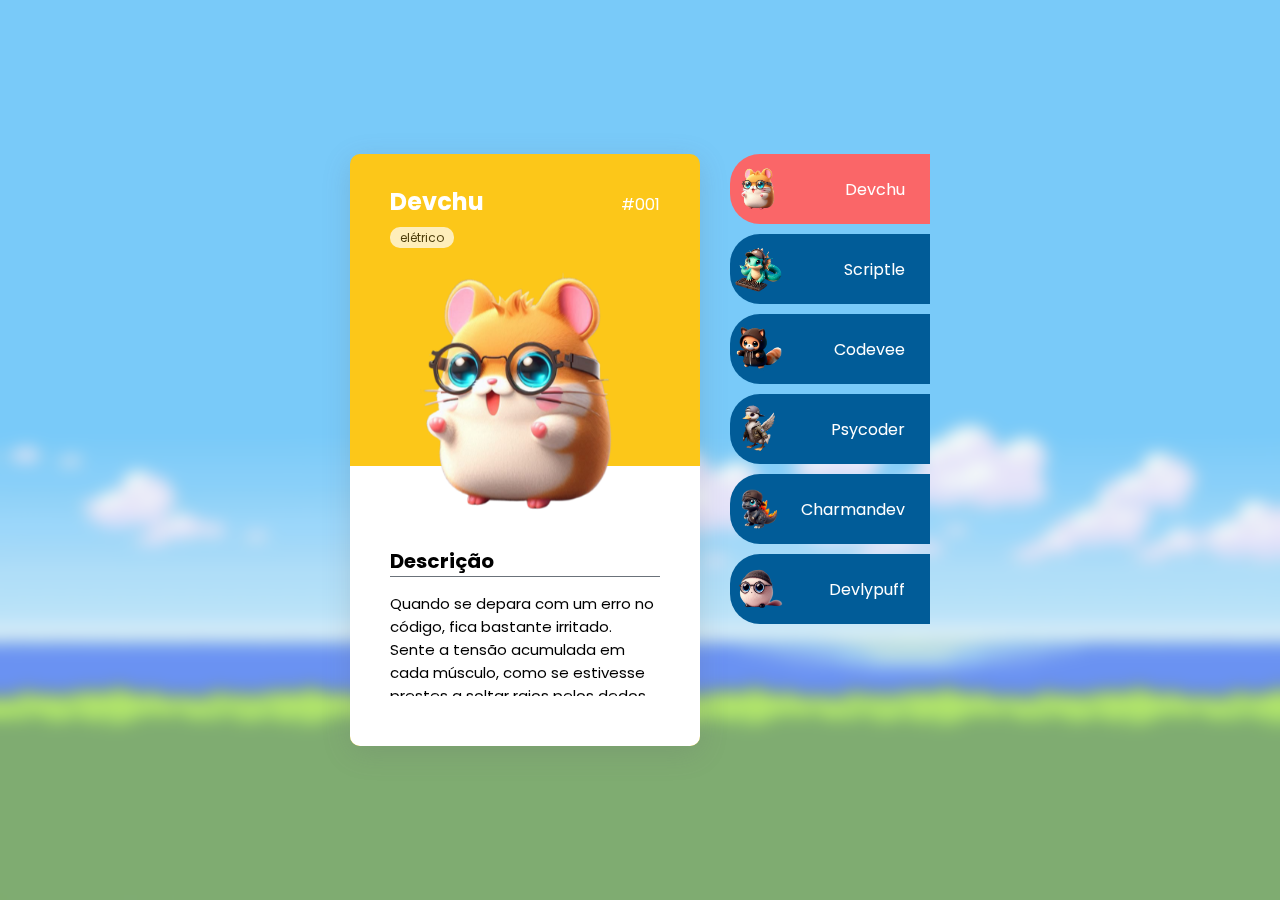
<file: projeto/app/templates/index.html>
<!DOCTYPE html>
<html lang="pt-BR">

<head>
    <meta charset="UTF-8">
    <meta name="viewport" content="width=device-width, initial-scale=1.0">
    <title>treinamento</title>
    <link rel="stylesheet" href="./src/css/reset.css">
    <link rel="stylesheet" href="./src/css/style.css">
    <link rel="preconnect" href="https://fonts.googleapis.com">
    <link rel="preconnect" href="https://fonts.gstatic.com" crossorigin>
    <link rel="stylesheet" href="./src/css/responsive.css">
    <link
        href="https://fonts.googleapis.com/css2?family=Poppins:ital,wght@0,100;0,200;0,300;0,400;0,500;0,600;0,700;0,800;0,900;1,100;1,200;1,300;1,400;1,500;1,600;1,700;1,800;1,900&display=swap"
        rel="stylesheet">


</head>

<body>


    <main>
        <div class="pokedevs">
            <div class="cartoes-pokedev">
                <div class="cartao-pokedev tipo-eletrico aberto" id="cartao-devchu">
                    <div class="cartao-topo">
                        <div class="detalhes">
                            <h2 class="nome">Devchu</h2>
                            <span>#001</span>
                        </div>

                        <span class="tipo">elétrico</span>

                        <div class="cartao-imagem">
                            <img src="src/imagens/devchu.png" alt="Devchu" />
                        </div>
                    </div>

                    <div class="cartao-informacoes">
                        <div class="descricao">
                            <h3>Descrição</h3>

                            <p>Quando se depara com um erro no código, fica bastante irritado. Sente a tensão acumulada
                                em cada músculo, como se
                                estivesse prestes a soltar raios pelos dedos. Mas, em vez de se deixar abater, canaliza
                                toda essa energia em busca da
                                solução. Cada linha de código é examinada e ele não descansa até que o erro seja
                                encontrado e corrigido.</p>
                        </div>
                    </div>
                </div>

                <div class="cartao-pokedev tipo-fogo" id="cartao-codevee">
                    <div class="cartao-topo">
                        <div class="detalhes">
                            <h2 class="nome">Codevee</h2>
                            <span>#003</span>
                        </div>

                        <span class="tipo">fogo</span>

                        <div class="cartao-imagem">
                            <img src="src/imagens/codevee.png" alt="Codevee" />
                        </div>
                    </div>

                    <div class="cartao-informacoes">
                        <div class="descricao">
                            <h3>Descrição</h3>
                            <p>Sua capacidade de evoluir continuamente permite que ele se adapte de forma eficaz a
                                qualquer ambiente de
                                desenvolvimento. Isso reflete a flexibilidade e a capacidade de aprendizado contínuo que
                                são essenciais para um
                                desenvolvedor pleno.</p>
                        </div>
                    </div>
                </div>

                <div class="cartao-pokedev tipo-agua" id="cartao-psycoder">
                    <div class="cartao-topo">
                        <div class="detalhes">
                            <h2 class="nome">Psycoder</h2>
                            <span>#022</span>
                        </div>

                        <span class="tipo">água</span>

                        <div class="cartao-imagem">
                            <img src="src/imagens/psycoder.png" alt="Psycoder" />
                        </div>
                    </div>

                    <div class="cartao-informacoes">
                        <div class="descricao">
                            <h3>Descrição</h3>
                            <p>Um pokedev sênior constantemente atormentado por uma dor de cabeça persistente. Quando a
                                dor se torna intensa demais,consegue acessar habilidades de programação extraordinárias,
                                resolvendo problemas complexos com uma facilidade surpreendente.</p>
                        </div>
                    </div>
                </div>

                <div class="cartao-pokedev tipo-fogo" id="cartao-charmandev">
                    <div class="cartao-topo">
                        <div class="detalhes">
                            <h2 class="nome">Charmandev</h2>
                            <span>#015</span>
                        </div>

                        <span class="tipo">Fogo</span>

                        <div class="cartao-imagem">
                            <img src="src/imagens/charmandev.png" alt="Charmandev" />
                        </div>
                    </div>

                    <div class="cartao-informacoes">
                        <div class="descricao">
                            <h3>Descrição</h3>

                            <p>Este pokedev nunca deixa a chama do aprendizado se apagar! Está sempre se atualizando,
                                pois sabe que um bom desenvolvedor deve ser resiliente e adaptável às mudanças
                                constantes no mundo da tecnologia. Estar aberto a aprender novas ferramentas e
                                metodologias é crucial.</p>
                        </div>
                    </div>
                </div>

                <div class="cartao-pokedev tipo-agua" id="cartao-scriptle">
                    <div class="cartao-topo">
                        <div class="detalhes">
                            <h2 class="nome">Scriptle</h2>
                            <span>#002</span>
                        </div>

                        <span class="tipo">Agua</span>

                        <div class="cartao-imagem">
                            <img src="src/imagens/scriptle.png" alt="Scriptle" />
                        </div>
                    </div>

                    <div class="cartao-informacoes">
                        <div class="descricao">
                            <h3>Descrição</h3>
                            <p>Mesmo sendo um programador iniciante, este pokedev já domina habilidades fundamentais em
                                Javascript como: Depurar o
                                código, Manipulação do DOM, Trabalhar com APIs, Conhecimento de frameworks e bibliotecas
                                tornando o código mais
                                eficiente.</p>
                        </div>
                    </div>
                </div>

                <div class="cartao-pokedev tipo-fada" id="cartao-devlypuff">
                    <div class="cartao-topo">
                        <div class="detalhes">
                            <h2 class="nome">Devlypuff</h2>
                            <span>#062</span>
                        </div>

                        <span class="tipo">Fada</span>

                        <div class="cartao-imagem">
                            <img src="src/imagens/devlypuff.png" alt="Devlypuff" />
                        </div>
                    </div>

                    <div class="cartao-informacoes">
                        <div class="descricao">
                            <h3>Descrição</h3>
                            <p>A expressão “trabalhe enquanto eles dormem” poderia ter sido facilmente criada por este
                                pokedev. Afinal, ele tem o dom
                                de codar por horas e horas, madrugada adentro, regado a muito café e energéticos. Sua
                                dedicação é tão intensa que,
                                enquanto a maioria das pessoas está descansando, ele está imerso em linhas de código,
                                resolvendo problemas e criando
                                soluções.</p>
                        </div>
                    </div>
                </div>
            </div>
            <nav class="listagem">
                <ul>
                    <li class="pokedev ativo" id="devchu">
                        <img src="./src/imagens/devchu.png" alt="Devchu">
                        <span>Devchu</span>
                    </li>
                    <li class="pokedev" id="scriptle">
                        <img src="./src/imagens/scriptle.png" alt="Scriptle">
                        <span>Scriptle</span>
                    </li>
                    <li class="pokedev" id="codevee">
                        <img src="./src/imagens/codevee.png" alt="Codevee">
                        <span>Codevee</span>
                    </li>
                    <li class="pokedev" id="psycoder">
                        <img src="./src/imagens/psycoder.png" alt="Psycoder">
                        <span>Psycoder</span>
                    </li>
                    <li class="pokedev" id="charmandev">
                        <img src="./src/imagens/charmandev.png" alt="Charmandev">
                        <span>Charmandev</span>
                    </li>
                    <li class="pokedev" id="devlypuff">
                        <img src="./src/imagens/devlypuff.png" alt="Devlypuff">
                        <span>Devlypuff</span>
                    </li>
                </ul>
            </nav>
        </div>
    </main>

    <script src="./src/js/index.js"></script>
</body>

</html>
</file>
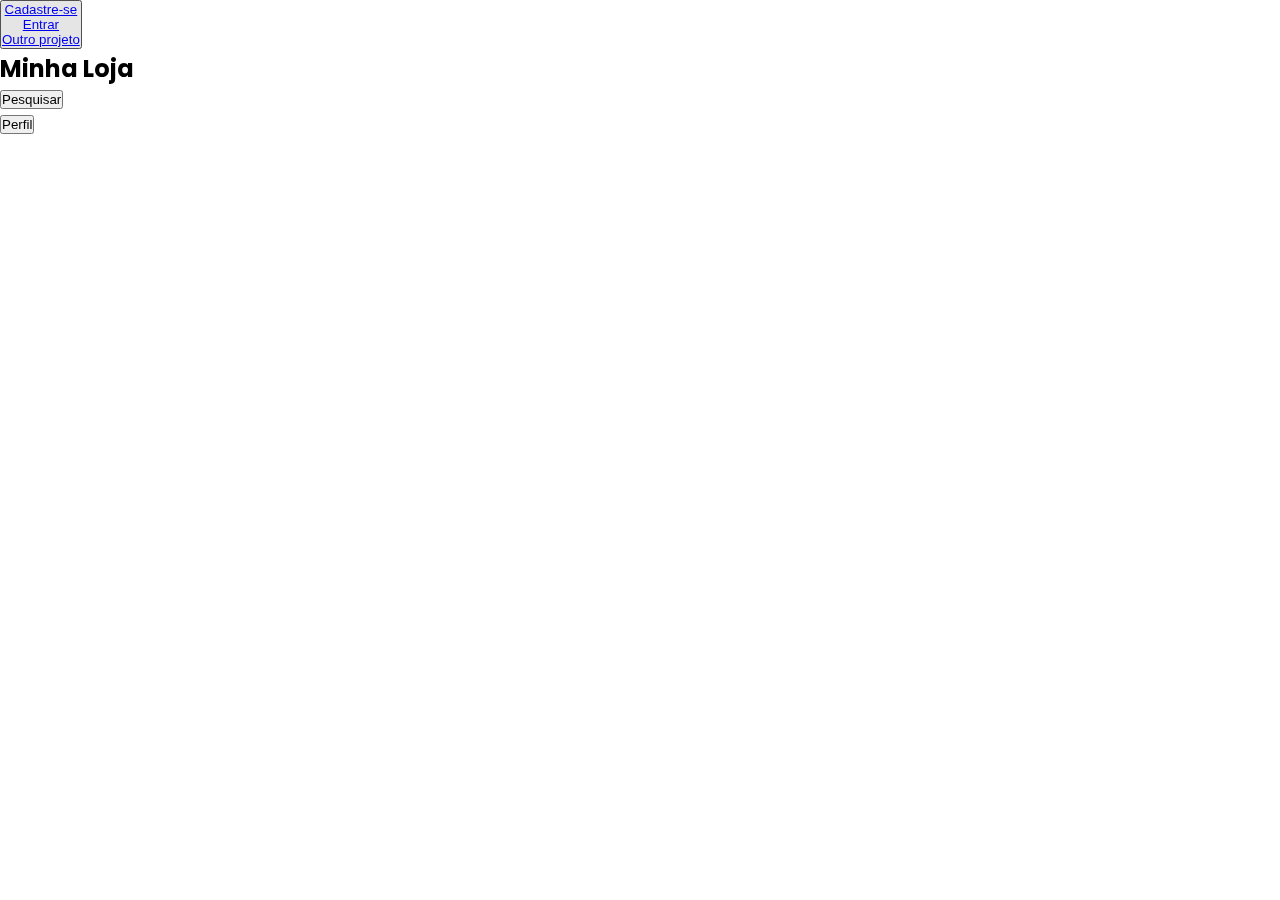
<file: projeto/app/templates/home.html>
<!DOCTYPE html>
<html lang="pt-BR">

<head>
    <meta charset="UTF-8">
    <meta name="viewport" content="width=device-width, initial-scale=1.0">
    <title>Home</title>
    <link rel="stylesheet" href="./src/css/home.css">
    <link rel="stylesheet" href="./src/css/reset.css">
    <link rel="stylesheet" href="./src/js/home.js">
    <link rel="preconnect" href="https://fonts.googleapis.com">
    <link rel="preconnect" href="https://fonts.gstatic.com" crossorigin>
    <link
        href="https://fonts.googleapis.com/css2?family=Poppins:ital,wght@0,100;0,200;0,300;0,400;0,500;0,600;0,700;0,800;0,900;1,100;1,200;1,300;1,400;1,500;1,600;1,700;1,800;1,900&display=swap"
        rel="stylesheet">
        

</head>

<body>
   
    <main class="topo">
        <div>
            <div class="menu-principal">
              <button class="btn-suspenso" id="menuDropdown">
                <nav>
                    <ul>
                        <li>
                            <a href="/projeto/app/templates/cadastro.html">Cadastre-se</a>
                        </li>
                        <li>
                            <a href="/projeto/app/templates/login.html">Entrar</a>
                        </li>
                        <li>
                            <a href="/projeto/app/templates/index.html">Outro projeto</a>
                        </li>
                    </ul>
                </nav>
              </button>
            </div>
            <div>
                <h2>Minha Loja</h2>
            </div>
            <div>
                <div class="pesquisar">
                    <button>Pesquisar</button>
                </div>
                <div class="acessar-perfi">
                    <button>Perfil</button>
                </div>
            </div>
        </div>
    </main>
    <main class="navegacao">
        <div class="carrocel"></div>
        <div class="produtos"></div>
    </main>
    <main class="menu">
        <div class="loja"></div>
        <div class="avatar"></div>
        <div class="categorias"></div>
        <div class="carrinho"></div>
        <div class="salvos"></div>
    </main>

</body>

</html>
</file>
<file: projeto/app/templates/src/css/style.css>
body {
    font-family: "Poppins", sans-serif;
    background-image: url("../imagens/background.png");
    background-size: cover;
    min-height: 100vh;
}

body::before {
    content: "";
    position: fixed;
    top: 0;
    left: 0;
    width: 100%;
    height: 100%;
    z-index: -1;
    backdrop-filter: blur(8px);
}

main {
    display: flex;
    justify-content: center;
    align-items: center;
    flex: 1;
    min-height: 100vh;
}

.pokedevs {
    display: flex;
    gap: 30px;
    padding: 30px 0;
    
}

.cartao-pokedev {
    display: none;
    max-width: 350px;
    border-radius: 10px;
    box-shadow: rgba(100, 100, 111, 0.2) 0px 7px 29px 0px;
}

.cartao-pokedev.aberto {
    display: block;
}

.cartao-pokedev img {
    width: 100%;
    height: 100%;
    margin-top: 10px;
}

.cartao-pokedev .cartao-topo {
    padding: 30px 40px 0px;
}

.cartao-pokedev .nome {
    margin-bottom: 5px;
}

.cartao-pokedev .tipo {
    background-color: #ffffff;
    font-size: 12px;
    opacity: 0.7;
    border-radius: 10px;
    padding: 2px 10px;
}

.cartao-pokedev .detalhes {
    color: #ffffff;
    display: flex;
    justify-content: space-between;
    align-items: center;
}

.cartao-pokedev .cartao-informacoes {
    background-color: #ffffff;
    display: flex;
    justify-content: space-between;
    padding: 80px 30px 50px;
    margin-top: -70px;
    border-bottom-left-radius: 10px;
    border-bottom-right-radius: 10px;
}

.cartao-pokedev .cartao-informacoes h3 {
    font-size: 20px;
    margin-bottom: 15px;
    border-bottom: 1px solid #6b727a;

}

.cartao-pokedev .cartao-informacoes .descricao {
    padding: 0 10px;
    max-width: 1500px;
    font-size: 15px;
    overflow-y: auto;
    max-height: 150px;

}

.tipo-eletrico {
    background-color: #FCC719;
}

.tipo-fogo {
    background-color: #f15000d2;
}

.tipo-agua {
    background-color: #015C98;
}

.tipo-grama {
    background-color: #49D0B0;
}

.tipo-trevas {
    background-color: #BA68C8;
}

.tipo-fada {
    background-color: #C29791;
}

.listagem {
    max-width: 200px;
    
}

.listagem .pokedev img {
    width: 25%;
}

.listagem .pokedev {
    background-color: #015C98;
    color: #ffffff;
    display: flex;
    align-items: center;
    justify-content: space-between;
    padding: 0 5px;
    margin-bottom: 10px;
    cursor: pointer;
    border-top-left-radius: 30px;
    border-bottom-left-radius: 30px;
    min-height: 70px;
    transition: 0.15 ease-in-out;
    

}
.listagem .pokedev:hover {
    transform: scale(1.05);

}
.listagem .pokedev span {
    padding-right: 20px;
}
.listagem .pokedev.ativo {
    background-color: #fa6668;
}
</file>
<file: projeto/app/templates/src/css/responsive.css>
@media(max-width: 750px) {
    .pokedevs {
        flex-direction: column;
        align-items: center;
        padding: 30px 0;
    }

    .cartao-pokedev {
        max-width: 300px;
    }

    .cartao-pokedev .cartao-informacoes {
        padding: 60px 30px 30px;
        margin-top: -50px;
    }

    .cartao-pokedev .cartao-informacoes h3 {
        font-size: 16px;
    }

    .listagem {
        max-width: 360px;
    }

    .listagem .pokedev {
        width: 45%;
        border-radius: 10px;
        margin-bottom: 10px;
    }



    .listagem ul {
        display: flex;
        justify-content: center;
        flex-wrap: wrap;
        gap: 10px;
    }

}
</file>
<file: projeto/app/templates/src/css/home.css>
body {
    font-family: "poppins";
}
.topo {
    position: fixed;
}
</file>
